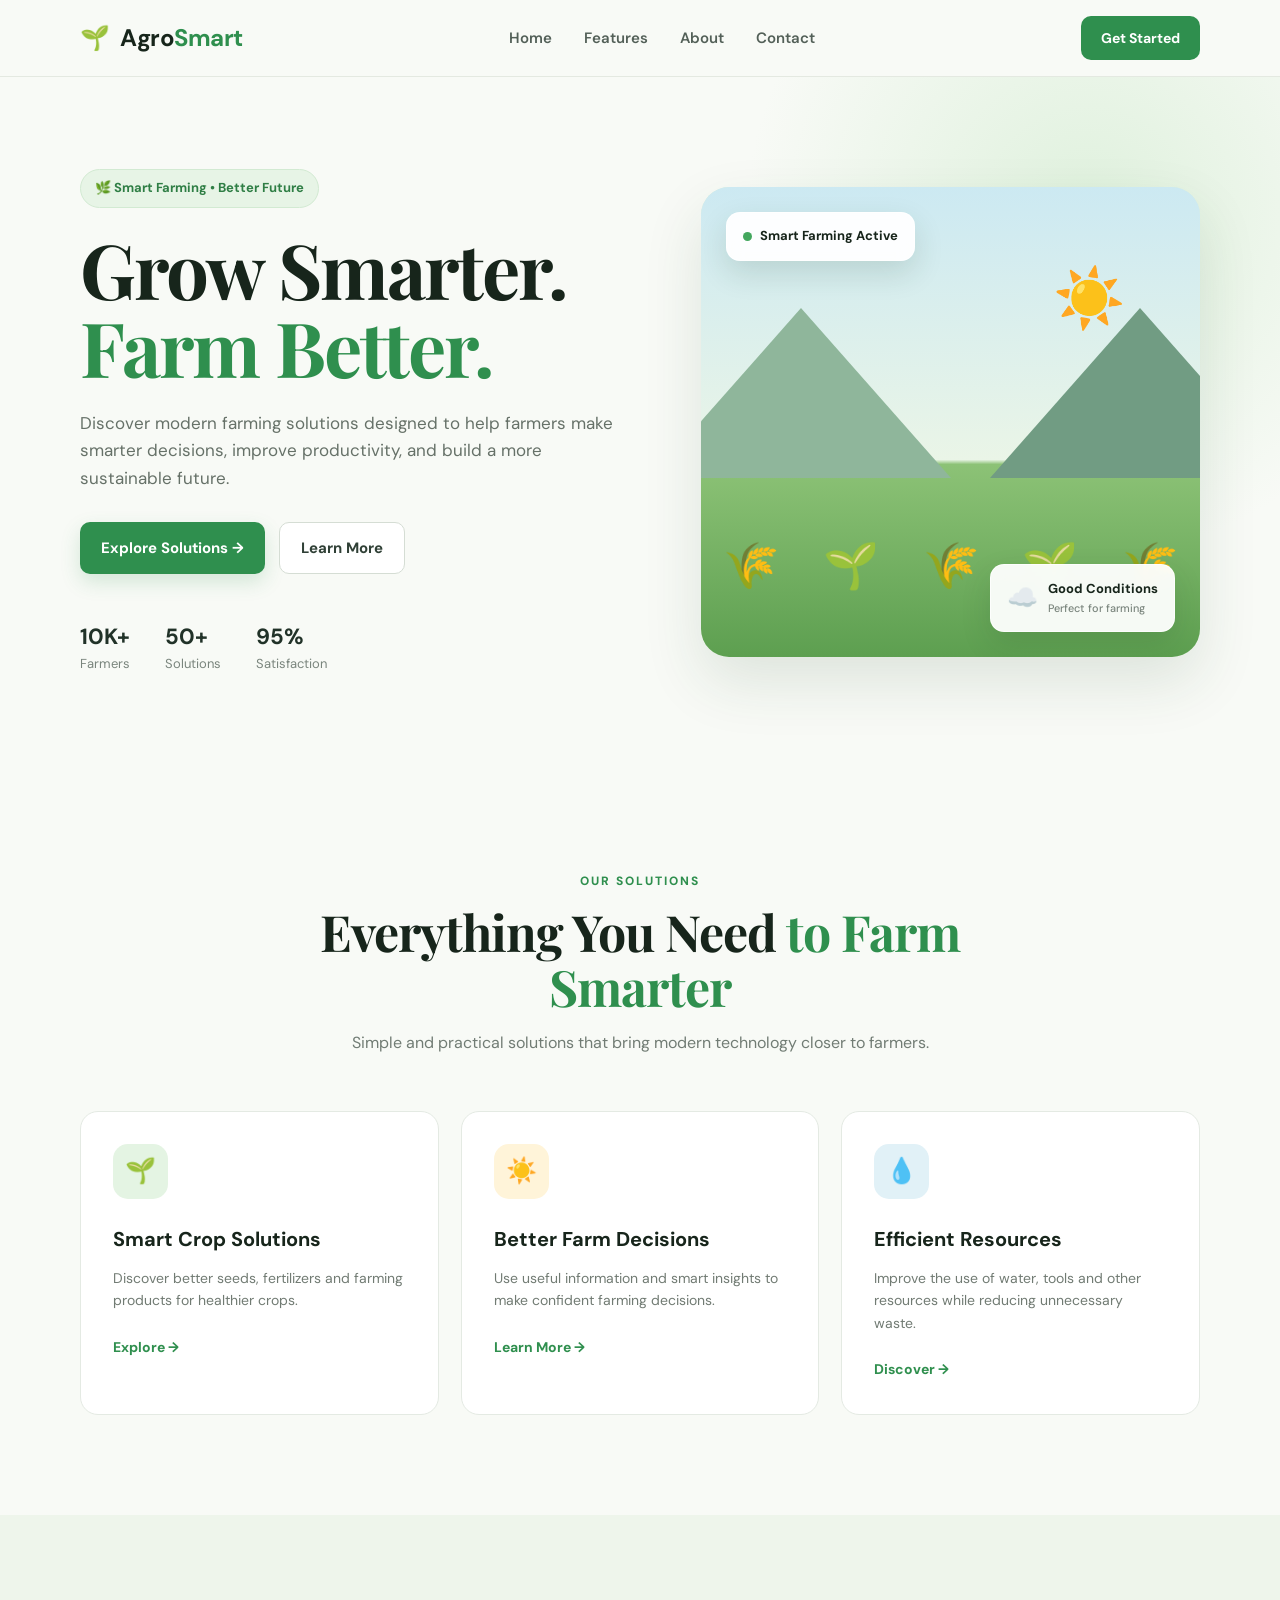
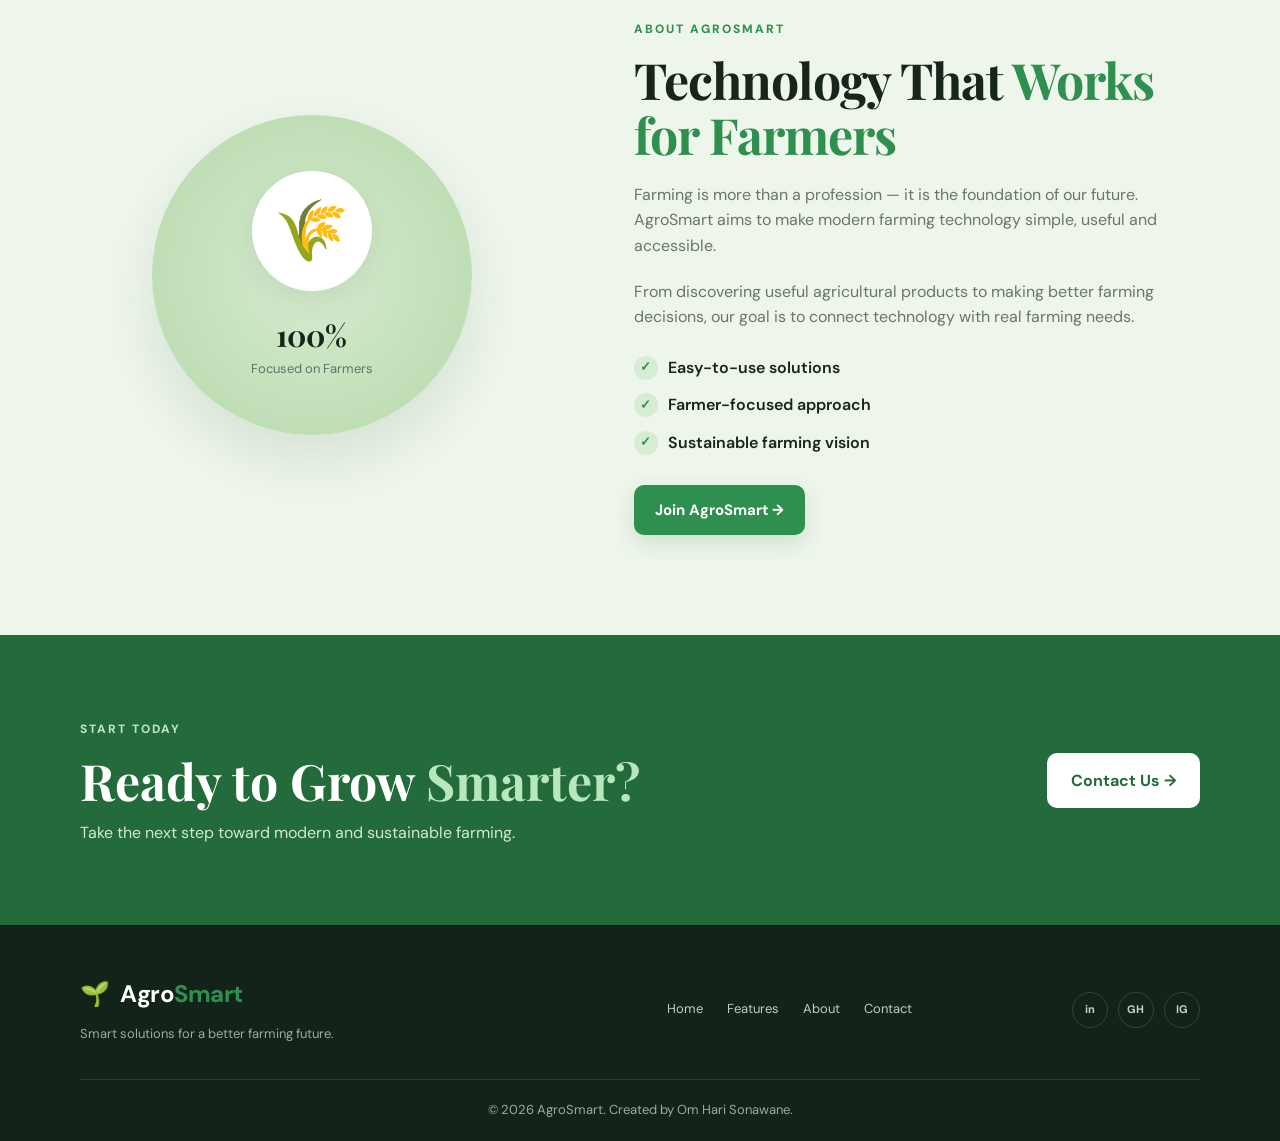
<file: WebDev-L1-LandingPage/index.html>
<!DOCTYPE html>
<html lang="en">
<head>
    <meta charset="UTF-8">
    <meta name="viewport" content="width=device-width, initial-scale=1.0">

    <title>AgroSmart - Smart Farming Solutions</title>

    <link rel="stylesheet" href="style.css">

    <link
        href="https://fonts.googleapis.com/css2?family=DM+Sans:wght@400;500;600;700&family=Playfair+Display:wght@600;700&display=swap"
        rel="stylesheet"
    >
</head>

<body>

    <!-- ================= NAVIGATION ================= -->
    <header class="navbar">
        <div class="container nav-container">

            <a href="#home" class="logo">
                <span class="logo-icon">🌱</span>
                Agro<span>Smart</span>
            </a>

            <nav>
                <a href="#home">Home</a>
                <a href="#features">Features</a>
                <a href="#about">About</a>
                <a href="#contact">Contact</a>
            </nav>

            <a href="#contact" class="nav-button">Get Started</a>

        </div>
    </header>


    <!-- ================= HERO SECTION ================= -->
    <main>

        <section class="hero" id="home">

            <div class="container hero-content">

                <div class="hero-text">

                    <div class="small-badge">
                        🌿 Smart Farming • Better Future
                    </div>

                    <h1>
                        Grow Smarter.
                        <span>Farm Better.</span>
                    </h1>

                    <p>
                        Discover modern farming solutions designed to help
                        farmers make smarter decisions, improve productivity,
                        and build a more sustainable future.
                    </p>

                    <div class="hero-buttons">
                        <a href="#features" class="primary-button">
                            Explore Solutions →
                        </a>

                        <a href="#about" class="secondary-button">
                            Learn More
                        </a>
                    </div>

                    <div class="hero-stats">
                        <div>
                            <strong>10K+</strong>
                            <span>Farmers</span>
                        </div>

                        <div>
                            <strong>50+</strong>
                            <span>Solutions</span>
                        </div>

                        <div>
                            <strong>95%</strong>
                            <span>Satisfaction</span>
                        </div>
                    </div>

                </div>


                <div class="hero-visual">

                    <div class="image-card">

                        <div class="floating-card top-card">
                            <span class="status-dot"></span>
                            Smart Farming Active
                        </div>

                        <div class="farm-illustration">
                            <div class="sun">☀️</div>

                            <div class="mountain mountain-one"></div>
                            <div class="mountain mountain-two"></div>

                            <div class="field">
                                <span>🌾</span>
                                <span>🌱</span>
                                <span>🌾</span>
                                <span>🌱</span>
                                <span>🌾</span>
                            </div>
                        </div>

                        <div class="floating-card bottom-card">
                            <span class="weather-icon">☁️</span>
                            <div>
                                <strong>Good Conditions</strong>
                                <small>Perfect for farming</small>
                            </div>
                        </div>

                    </div>

                </div>

            </div>

        </section>


        <!-- ================= FEATURES ================= -->
        <section class="features section" id="features">

            <div class="container">

                <div class="section-heading">

                    <span class="section-label">
                        OUR SOLUTIONS
                    </span>

                    <h2>
                        Everything You Need
                        <span>to Farm Smarter</span>
                    </h2>

                    <p>
                        Simple and practical solutions that bring modern
                        technology closer to farmers.
                    </p>

                </div>


                <div class="feature-grid">

                    <article class="feature-card">
                        <div class="feature-icon green">🌱</div>

                        <h3>Smart Crop Solutions</h3>

                        <p>
                            Discover better seeds, fertilizers and farming
                            products for healthier crops.
                        </p>

                        <a href="#contact">Explore →</a>
                    </article>


                    <article class="feature-card">
                        <div class="feature-icon yellow">☀️</div>

                        <h3>Better Farm Decisions</h3>

                        <p>
                            Use useful information and smart insights to make
                            confident farming decisions.
                        </p>

                        <a href="#contact">Learn More →</a>
                    </article>


                    <article class="feature-card">
                        <div class="feature-icon blue">💧</div>

                        <h3>Efficient Resources</h3>

                        <p>
                            Improve the use of water, tools and other resources
                            while reducing unnecessary waste.
                        </p>

                        <a href="#contact">Discover →</a>
                    </article>

                </div>

            </div>

        </section>


        <!-- ================= ABOUT SECTION ================= -->
        <section class="about section" id="about">

            <div class="container about-grid">

                <div class="about-visual">

                    <div class="about-box">

                        <div class="about-circle">
                            🌾
                        </div>

                        <div class="about-number">
                            <strong>100%</strong>
                            <span>Focused on Farmers</span>
                        </div>

                    </div>

                </div>


                <div class="about-content">

                    <span class="section-label">
                        ABOUT AGROSMART
                    </span>

                    <h2>
                        Technology That
                        <span>Works for Farmers</span>
                    </h2>

                    <p>
                        Farming is more than a profession — it is the foundation
                        of our future. AgroSmart aims to make modern farming
                        technology simple, useful and accessible.
                    </p>

                    <p>
                        From discovering useful agricultural products to making
                        better farming decisions, our goal is to connect
                        technology with real farming needs.
                    </p>

                    <div class="check-list">

                        <div>
                            <span>✓</span>
                            Easy-to-use solutions
                        </div>

                        <div>
                            <span>✓</span>
                            Farmer-focused approach
                        </div>

                        <div>
                            <span>✓</span>
                            Sustainable farming vision
                        </div>

                    </div>

                    <a href="#contact" class="primary-button">
                        Join AgroSmart →
                    </a>

                </div>

            </div>

        </section>


        <!-- ================= CTA SECTION ================= -->
        <section class="cta" id="contact">

            <div class="container cta-content">

                <div>
                    <span class="section-label light">
                        START TODAY
                    </span>

                    <h2>
                        Ready to Grow
                        <span>Smarter?</span>
                    </h2>

                    <p>
                        Take the next step toward modern and sustainable
                        farming.
                    </p>
                </div>

                <a href="mailto:hello@agrosmart.com" class="cta-button">
                    Contact Us →
                </a>

            </div>

        </section>

    </main>


    <!-- ================= FOOTER ================= -->
    <footer class="footer">

        <div class="container footer-content">

            <div>
                <a href="#home" class="logo footer-logo">
                    <span class="logo-icon">🌱</span>
                    Agro<span>Smart</span>
                </a>

                <p>
                    Smart solutions for a better farming future.
                </p>
            </div>


            <div class="footer-links">

                <a href="#home">Home</a>
                <a href="#features">Features</a>
                <a href="#about">About</a>
                <a href="#contact">Contact</a>

            </div>


            <div class="social-links">

                <a href="#" aria-label="LinkedIn">in</a>
                <a href="#" aria-label="GitHub">GH</a>
                <a href="#" aria-label="Instagram">IG</a>

            </div>

        </div>


        <div class="container copyright">

            <p>
                © 2026 AgroSmart. Created by Om Hari Sonawane.
            </p>

        </div>

    </footer>


</body>
</html>
</file>
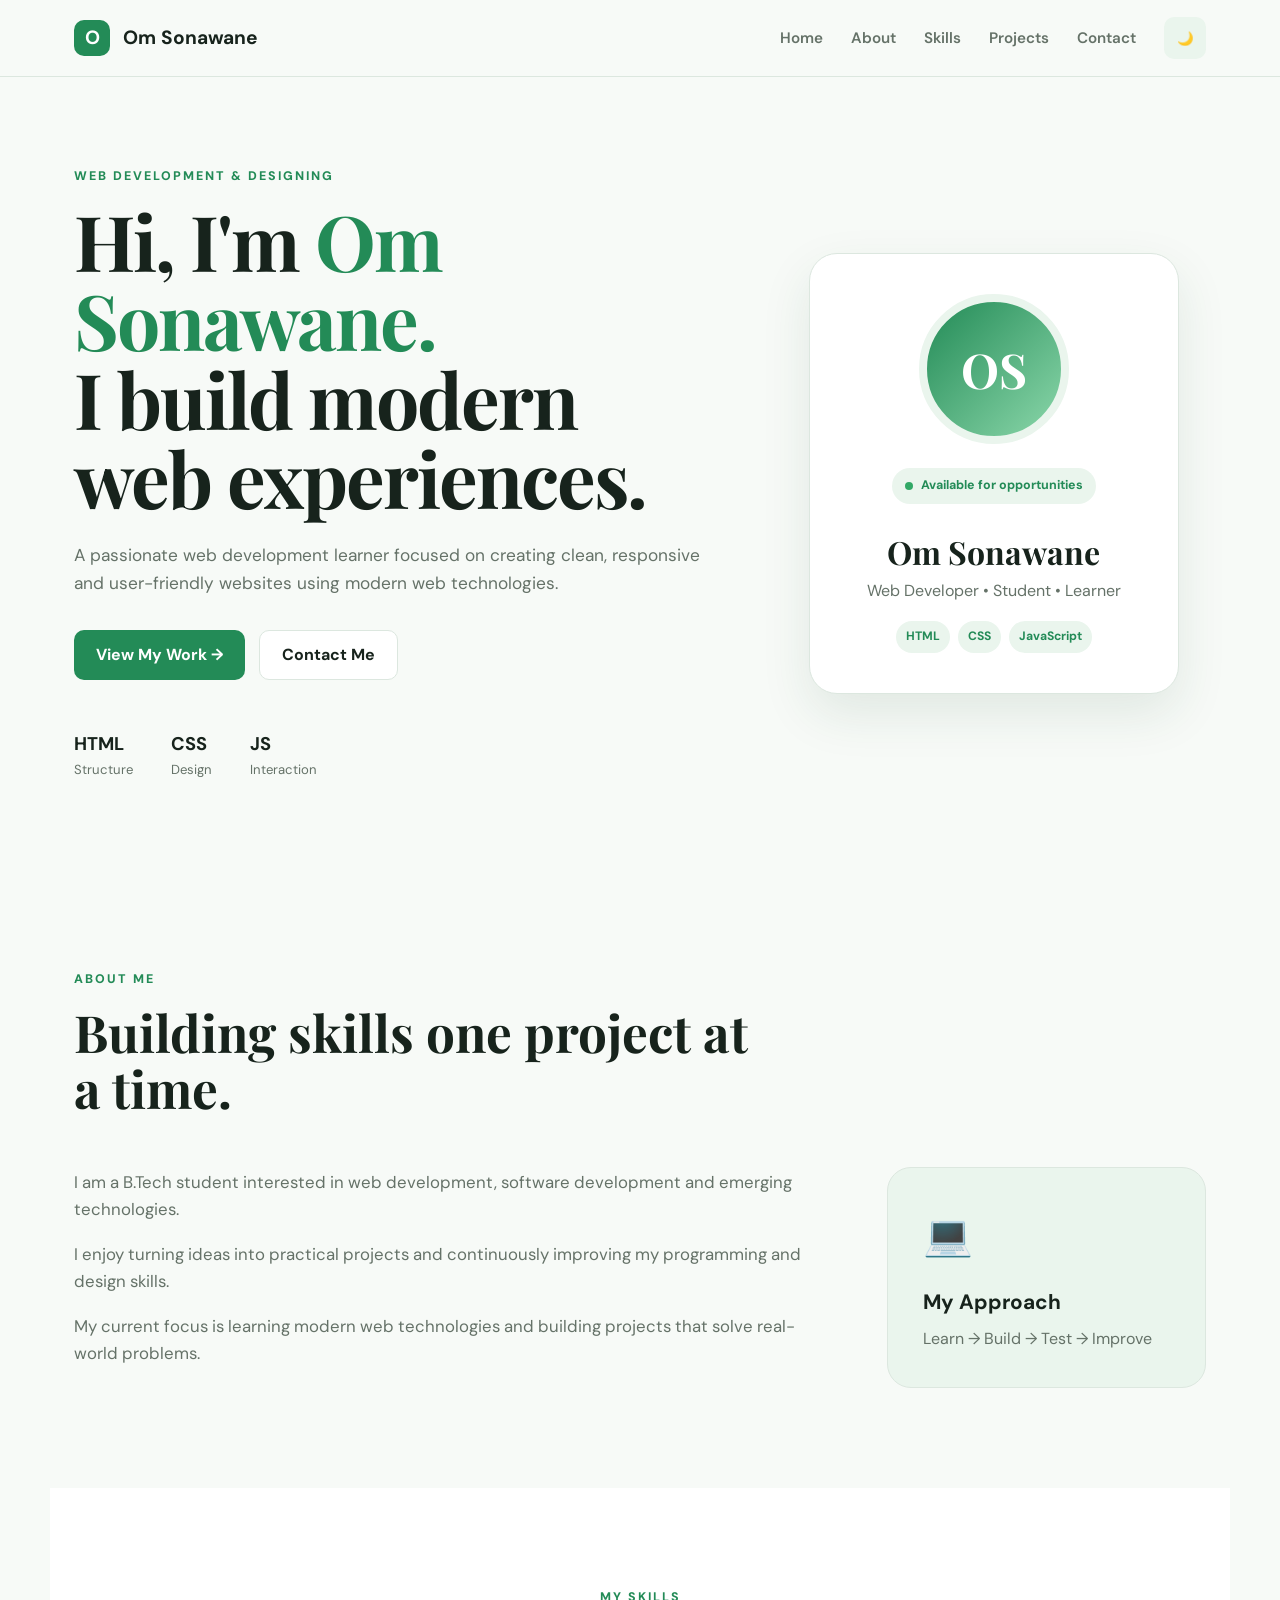
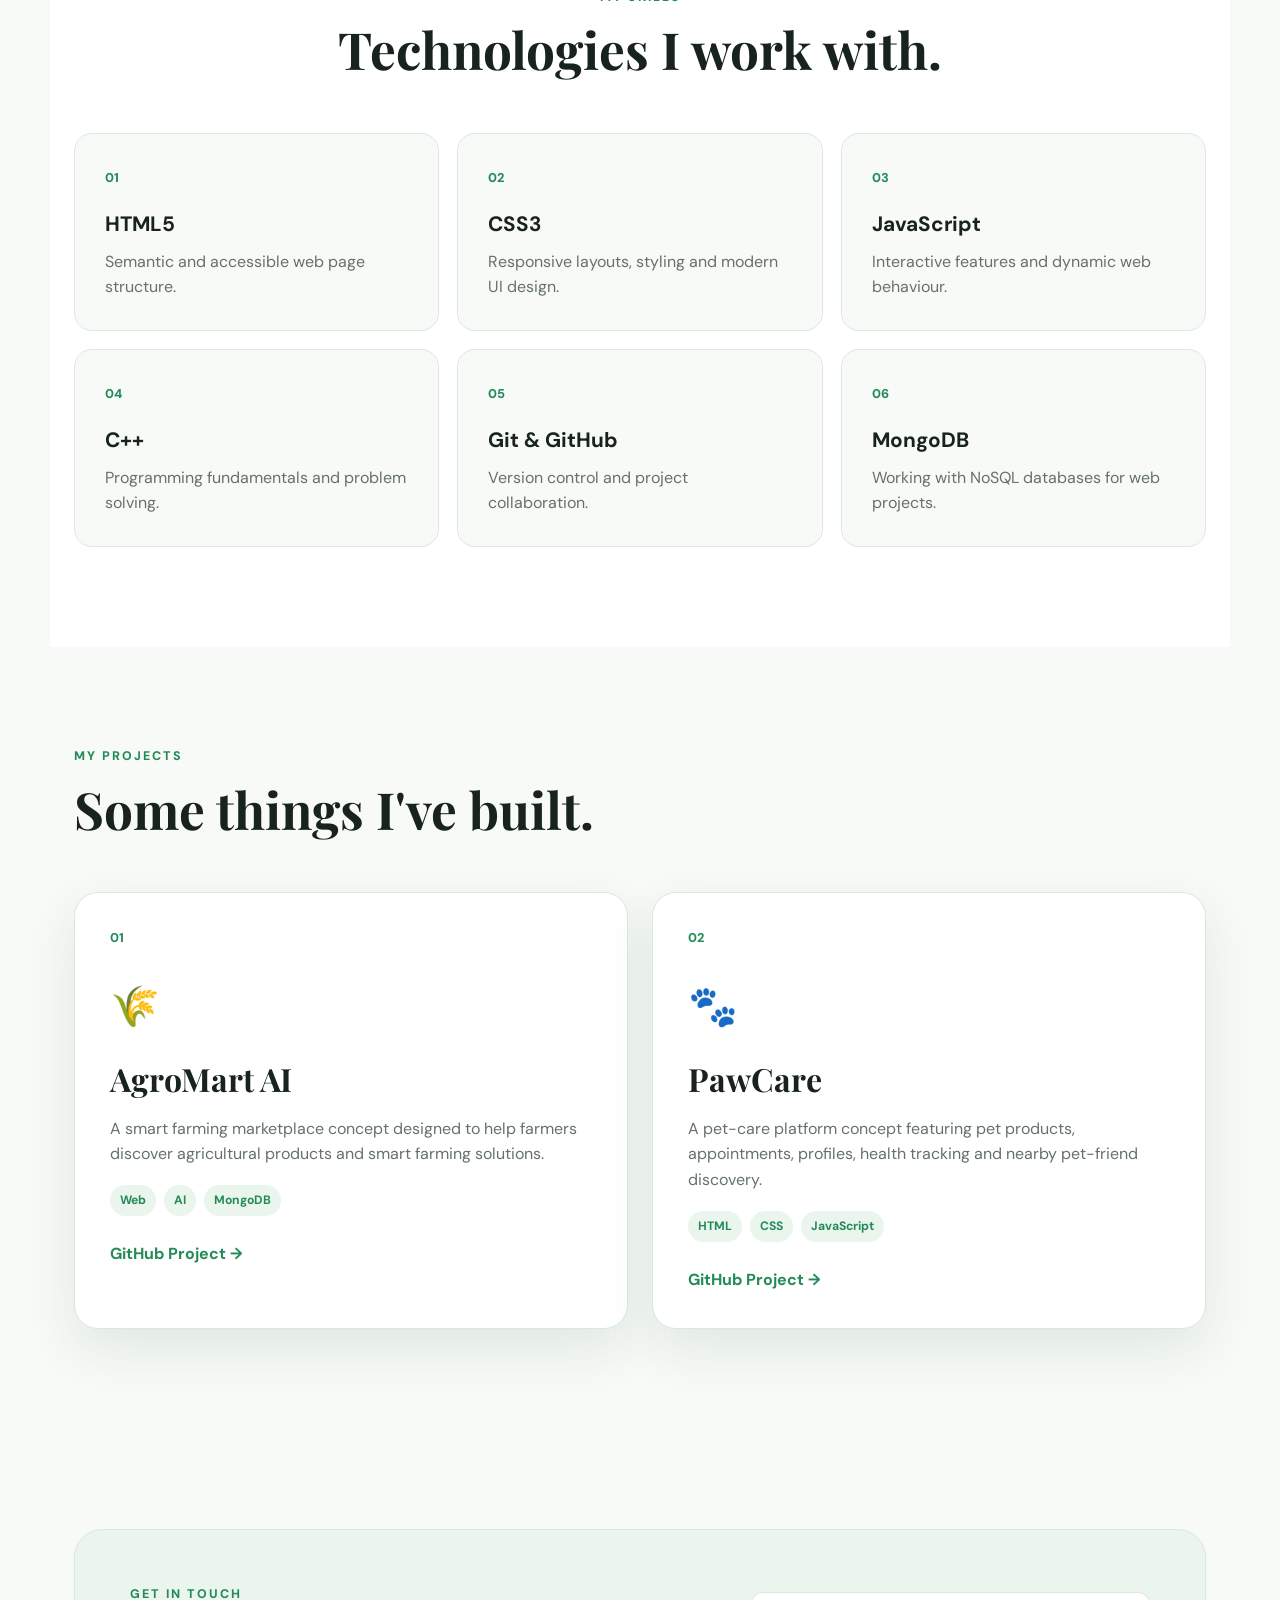
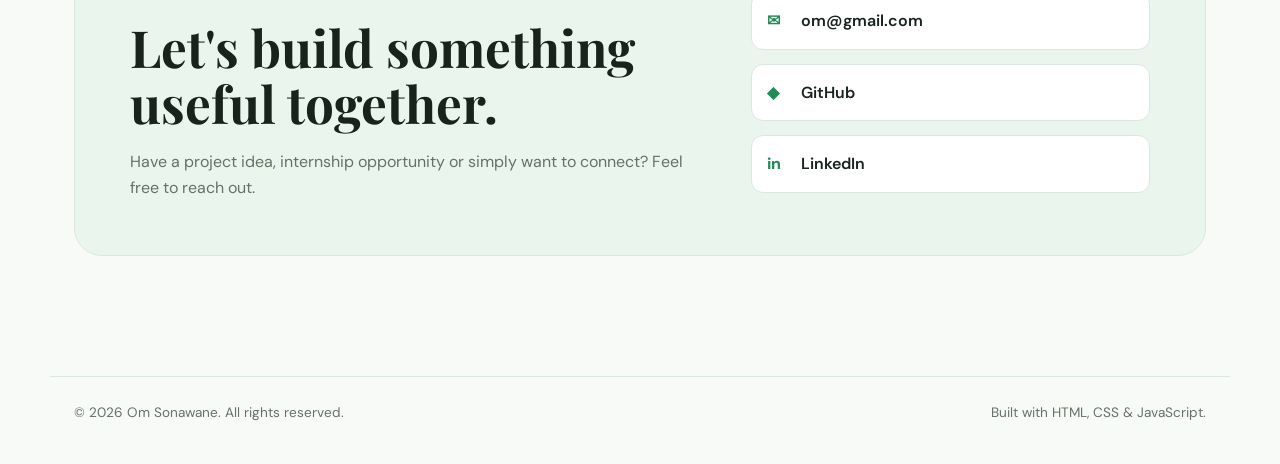
<file: WebDev-L1-Portfolio/index.html>
<!DOCTYPE html>
<html lang="en">
<head>
    <meta charset="UTF-8">
    <meta name="viewport" content="width=device-width, initial-scale=1.0">

    <title>Om Sonawane | Web Developer Portfolio</title>

    <link rel="preconnect" href="https://fonts.googleapis.com">
    <link rel="preconnect" href="https://fonts.gstatic.com" crossorigin>
    <link href="https://fonts.googleapis.com/css2?family=DM+Sans:wght@400;500;600;700&family=Playfair+Display:wght@600;700&display=swap" rel="stylesheet">

    <link rel="stylesheet" href="style.css">
</head>

<body>

    <!-- Navigation -->
    <header class="header">
        <nav class="navbar">

            <a href="#home" class="logo">
                <span>O</span> Om Sonawane
            </a>

            <button class="menu-toggle" id="menuToggle" aria-label="Open menu">
                ☰
            </button>

            <div class="nav-links" id="navLinks">
                <a href="#home">Home</a>
                <a href="#about">About</a>
                <a href="#skills">Skills</a>
                <a href="#projects">Projects</a>
                <a href="#contact">Contact</a>
            </div>

            <button class="theme-btn" id="themeToggle" aria-label="Toggle theme">
                🌙
            </button>

        </nav>
    </header>


    <main>

        <!-- Hero Section -->
        <section class="hero" id="home">

            <div class="hero-content">

                <p class="eyebrow">WEB DEVELOPMENT & DESIGNING</p>

                <h1>
                    Hi, I'm <span>Om Sonawane.</span>
                    <br>
                    I build modern web experiences.
                </h1>

                <p class="hero-text">
                    A passionate web development learner focused on creating
                    clean, responsive and user-friendly websites using modern
                    web technologies.
                </p>

                <div class="hero-buttons">
                    <a href="#projects" class="btn primary-btn">
                        View My Work →
                    </a>

                    <a href="#contact" class="btn secondary-btn">
                        Contact Me
                    </a>
                </div>

                <div class="hero-stats">
                    <div>
                        <strong>HTML</strong>
                        <span>Structure</span>
                    </div>

                    <div>
                        <strong>CSS</strong>
                        <span>Design</span>
                    </div>

                    <div>
                        <strong>JS</strong>
                        <span>Interaction</span>
                    </div>
                </div>

            </div>


            <!-- Profile Card / Avatar -->
            <div class="hero-visual">

                <div class="profile-card">

                    <div class="avatar">
                        OS
                    </div>

                    <div class="status">
                        <span></span>
                        Available for opportunities
                    </div>

                    <h2>Om Sonawane</h2>

                    <p>Web Developer • Student • Learner</p>

                    <div class="mini-tags">
                        <span>HTML</span>
                        <span>CSS</span>
                        <span>JavaScript</span>
                    </div>

                </div>

            </div>

        </section>


        <!-- About Section -->
        <section class="section about-section" id="about">

            <div class="section-heading">
                <p class="eyebrow">ABOUT ME</p>
                <h2>Building skills one project at a time.</h2>
            </div>

            <div class="about-grid">

                <div class="about-text">
                    <p>
                        I am a B.Tech student interested in web development,
                        software development and emerging technologies.
                    </p>

                    <p>
                        I enjoy turning ideas into practical projects and
                        continuously improving my programming and design skills.
                    </p>

                    <p>
                        My current focus is learning modern web technologies
                        and building projects that solve real-world problems.
                    </p>
                </div>

                <div class="about-box">
                    <div class="about-icon">💻</div>
                    <h3>My Approach</h3>
                    <p>
                        Learn → Build → Test → Improve
                    </p>
                </div>

            </div>

        </section>


        <!-- Skills Section -->
        <section class="section skills-section" id="skills">

            <div class="section-heading center">
                <p class="eyebrow">MY SKILLS</p>
                <h2>Technologies I work with.</h2>
            </div>

            <div class="skills-grid">

                <div class="skill-card">
                    <span>01</span>
                    <h3>HTML5</h3>
                    <p>Semantic and accessible web page structure.</p>
                </div>

                <div class="skill-card">
                    <span>02</span>
                    <h3>CSS3</h3>
                    <p>Responsive layouts, styling and modern UI design.</p>
                </div>

                <div class="skill-card">
                    <span>03</span>
                    <h3>JavaScript</h3>
                    <p>Interactive features and dynamic web behaviour.</p>
                </div>

                <div class="skill-card">
                    <span>04</span>
                    <h3>C++</h3>
                    <p>Programming fundamentals and problem solving.</p>
                </div>

                <div class="skill-card">
                    <span>05</span>
                    <h3>Git & GitHub</h3>
                    <p>Version control and project collaboration.</p>
                </div>

                <div class="skill-card">
                    <span>06</span>
                    <h3>MongoDB</h3>
                    <p>Working with NoSQL databases for web projects.</p>
                </div>

            </div>

        </section>


        <!-- Projects Section -->
        <section class="section projects-section" id="projects">

            <div class="section-heading">
                <p class="eyebrow">MY PROJECTS</p>
                <h2>Some things I've built.</h2>
            </div>

            <div class="projects-grid">

                <article class="project-card">

                    <div class="project-number">01</div>

                    <div class="project-icon">🌾</div>

                    <h3>AgroMart AI</h3>

                    <p>
                        A smart farming marketplace concept designed to help
                        farmers discover agricultural products and smart
                        farming solutions.
                    </p>

                    <div class="project-tech">
                        <span>Web</span>
                        <span>AI</span>
                        <span>MongoDB</span>
                    </div>

                    <a href="#" class="project-link">
                        GitHub Project →
                    </a>

                </article>


                <article class="project-card">

                    <div class="project-number">02</div>

                    <div class="project-icon">🐾</div>

                    <h3>PawCare</h3>

                    <p>
                        A pet-care platform concept featuring pet products,
                        appointments, profiles, health tracking and nearby
                        pet-friend discovery.
                    </p>

                    <div class="project-tech">
                        <span>HTML</span>
                        <span>CSS</span>
                        <span>JavaScript</span>
                    </div>

                    <a href="#" class="project-link">
                        GitHub Project →
                    </a>

                </article>

            </div>

        </section>


        <!-- Contact Section -->
        <section class="section contact-section" id="contact">

            <div class="contact-card">

                <div>
                    <p class="eyebrow">GET IN TOUCH</p>

                    <h2>Let's build something useful together.</h2>

                    <p>
                        Have a project idea, internship opportunity or simply
                        want to connect? Feel free to reach out.
                    </p>
                </div>

                <div class="contact-details">

                    <a href="mailto:om@gmail.com">
                        <span>✉</span>
                        om@gmail.com
                    </a>

                    <a href="https://github.com/omsonawane0250" target="_blank">
                        <span>◆</span>
                        GitHub
                    </a>

                    <a href="#" target="_blank">
                        <span>in</span>
                        LinkedIn
                    </a>

                </div>

            </div>

        </section>

    </main>


    <!-- Footer -->
    <footer class="footer">

        <p>
            © <span id="year"></span> Om Sonawane. All rights reserved.
        </p>

        <p>
            Built with HTML, CSS & JavaScript.
        </p>

    </footer>


    <script src="script.js"></script>

</body>
</html>
</file>
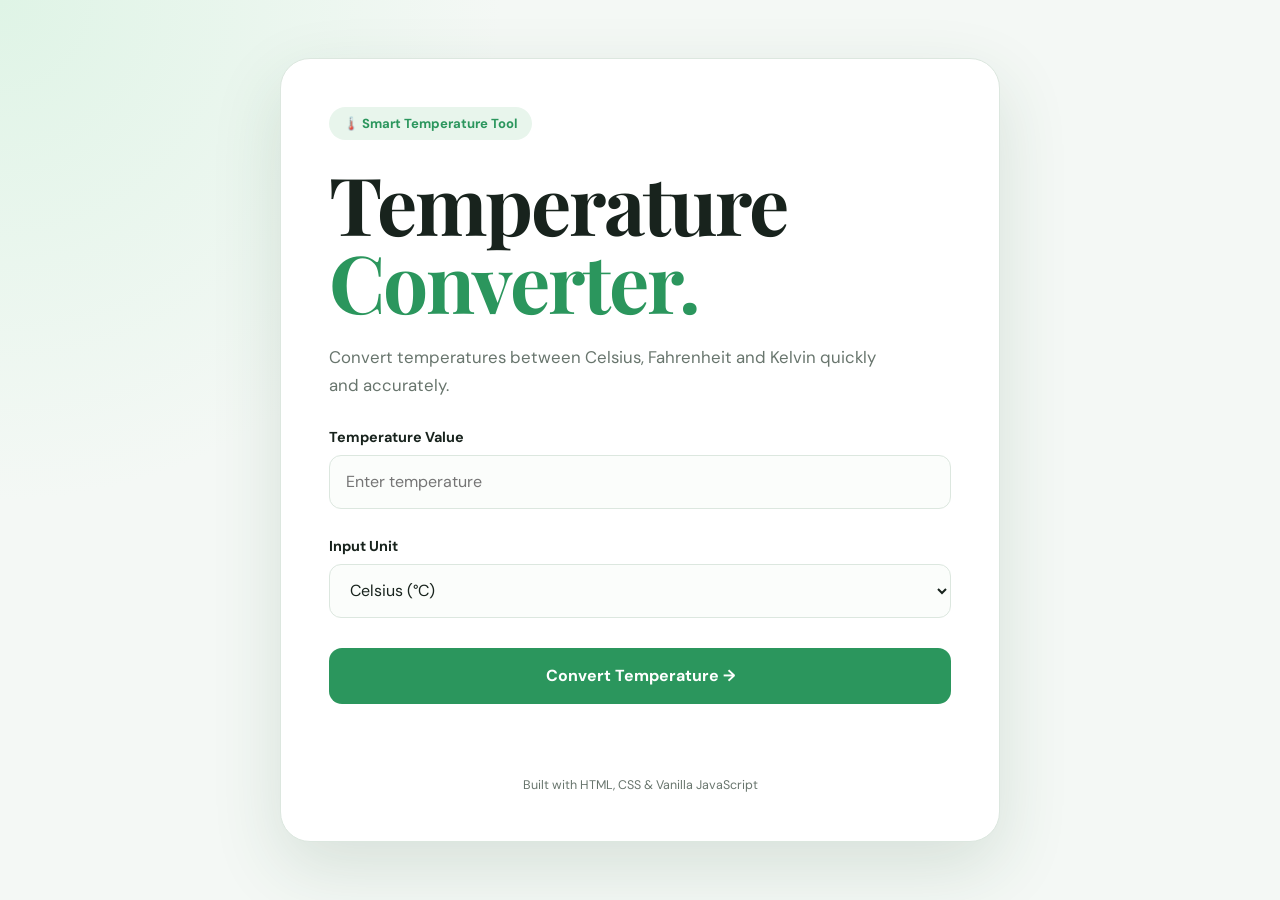
<file: WebDev-L1-TemperatureConverter/index.html>
<!DOCTYPE html>
<html lang="en">
<head>
    <meta charset="UTF-8">
    <meta name="viewport" content="width=device-width, initial-scale=1.0">

    <title>Temperature Converter | Om Sonawane</title>

    <link rel="preconnect" href="https://fonts.googleapis.com">
    <link rel="preconnect" href="https://fonts.gstatic.com" crossorigin>

    <link
        href="https://fonts.googleapis.com/css2?family=DM+Sans:wght@400;500;600;700&family=Playfair+Display:wght@600;700&display=swap"
        rel="stylesheet"
    >

    <link rel="stylesheet" href="style.css">
</head>

<body>

    <main class="page">

        <section class="converter-card">

            <div class="badge">
                🌡️ Smart Temperature Tool
            </div>

            <h1>
                Temperature<br>
                <span>Converter.</span>
            </h1>

            <p class="intro">
                Convert temperatures between Celsius, Fahrenheit and
                Kelvin quickly and accurately.
            </p>


            <!-- Input Section -->

            <div class="form-group">

                <label for="temperature">
                    Temperature Value
                </label>

                <input
                    type="number"
                    id="temperature"
                    placeholder="Enter temperature"
                    step="any"
                >

            </div>


            <div class="form-group">

                <label for="unit">
                    Input Unit
                </label>

                <select id="unit">

                    <option value="celsius">
                        Celsius (°C)
                    </option>

                    <option value="fahrenheit">
                        Fahrenheit (°F)
                    </option>

                    <option value="kelvin">
                        Kelvin (K)
                    </option>

                </select>

            </div>


            <!-- Convert Button -->

            <button id="convertBtn" class="convert-btn">
                Convert Temperature →
            </button>


            <!-- Error Message -->

            <p id="errorMessage" class="error-message"></p>


            <!-- Results -->

            <section id="results" class="results hidden">

                <h2>Converted Results</h2>

                <div class="result-grid">

                    <div class="result-card">
                        <span class="result-label">
                            Celsius
                        </span>

                        <strong id="celsiusResult">
                            —
                        </strong>
                    </div>


                    <div class="result-card">
                        <span class="result-label">
                            Fahrenheit
                        </span>

                        <strong id="fahrenheitResult">
                            —
                        </strong>
                    </div>


                    <div class="result-card">
                        <span class="result-label">
                            Kelvin
                        </span>

                        <strong id="kelvinResult">
                            —
                        </strong>
                    </div>

                </div>

            </section>


            <p class="footer-note">
                Built with HTML, CSS & Vanilla JavaScript
            </p>

        </section>

    </main>


    <script src="script.js"></script>

</body>
</html>
</file>
<file: WebDev-L1-LandingPage/style.css>
/* =========================
   GLOBAL STYLES
========================= */

* {
    margin: 0;
    padding: 0;
    box-sizing: border-box;
}

html {
    scroll-behavior: smooth;
}

body {
    font-family: "DM Sans", sans-serif;
    background: #f8faf6;
    color: #17251b;
    line-height: 1.6;
}

a {
    text-decoration: none;
    color: inherit;
}

img {
    max-width: 100%;
    display: block;
}

.container {
    width: min(1120px, 92%);
    margin: 0 auto;
}


/* =========================
   NAVBAR
========================= */

.navbar {
    position: sticky;
    top: 0;
    z-index: 1000;

    background: rgba(248, 250, 246, 0.94);
    backdrop-filter: blur(12px);

    border-bottom: 1px solid #e4e9e1;
}

.nav-container {
    min-height: 76px;

    display: flex;
    align-items: center;
    justify-content: space-between;

    gap: 30px;
}

.logo {
    font-size: 24px;
    font-weight: 700;
    letter-spacing: -0.5px;
}

.logo span:last-child {
    color: #2f8f4e;
}

.logo-icon {
    margin-right: 5px;
}

.navbar nav {
    display: flex;
    align-items: center;
    gap: 32px;
}

.navbar nav a {
    color: #536058;
    font-size: 15px;
    font-weight: 600;

    transition: color 0.3s ease;
}

.navbar nav a:hover {
    color: #2f8f4e;
}

.nav-button {
    padding: 11px 20px;

    background: #2f8f4e;
    color: white;

    border-radius: 10px;

    font-size: 14px;
    font-weight: 700;

    transition: transform 0.3s ease,
                background 0.3s ease;
}

.nav-button:hover {
    background: #24733e;
    transform: translateY(-2px);
}


/* =========================
   HERO
========================= */

.hero {
    min-height: 690px;

    display: flex;
    align-items: center;

    padding: 80px 0;

    background:
        radial-gradient(circle at 85% 20%, #dff1dd 0, transparent 28%),
        #f8faf6;
}

.hero-content {
    display: grid;
    grid-template-columns: 1.05fr 0.95fr;

    align-items: center;

    gap: 70px;
}

.small-badge {
    display: inline-block;

    padding: 8px 14px;

    margin-bottom: 22px;

    background: #e7f4e6;
    color: #2f7e45;

    border: 1px solid #d2ead2;

    border-radius: 50px;

    font-size: 13px;
    font-weight: 700;
}

.hero h1 {
    max-width: 620px;

    font-family: "Playfair Display", serif;

    font-size: clamp(48px, 6vw, 76px);
    line-height: 1.02;

    letter-spacing: -2px;
}

.hero h1 span {
    display: block;
    color: #2f8f4e;
}

.hero-text > p {
    max-width: 570px;

    margin: 25px 0 30px;

    color: #667168;

    font-size: 17px;
}

.hero-buttons {
    display: flex;
    flex-wrap: wrap;
    gap: 14px;
}

.primary-button,
.secondary-button {
    display: inline-flex;

    align-items: center;
    justify-content: center;

    padding: 13px 21px;

    border-radius: 10px;

    font-size: 15px;
    font-weight: 700;

    transition: all 0.3s ease;
}

.primary-button {
    background: #2f8f4e;
    color: white;

    box-shadow: 0 8px 20px rgba(47, 143, 78, 0.18);
}

.primary-button:hover {
    background: #24733e;
    transform: translateY(-2px);
}

.secondary-button {
    border: 1px solid #d5ddd4;
    background: white;
    color: #304036;
}

.secondary-button:hover {
    border-color: #2f8f4e;
    color: #2f8f4e;
}

.hero-stats {
    display: flex;
    gap: 35px;

    margin-top: 45px;
}

.hero-stats div {
    display: flex;
    flex-direction: column;
}

.hero-stats strong {
    font-size: 22px;
    color: #213228;
}

.hero-stats span {
    color: #7a857d;
    font-size: 13px;
}


/* =========================
   HERO VISUAL
========================= */

.image-card {
    position: relative;

    min-height: 470px;

    overflow: hidden;

    border-radius: 28px;

    background: #dcefd7;

    box-shadow: 0 25px 60px rgba(31, 73, 39, 0.12);
}

.farm-illustration {
    position: absolute;
    inset: 0;

    overflow: hidden;

    background:
        linear-gradient(
            180deg,
            #cce9f2 0%,
            #eaf5e7 58%,
            #8cc276 59%,
            #5d9f50 100%
        );
}

.sun {
    position: absolute;

    top: 65px;
    right: 75px;

    font-size: 58px;
}

.mountain {
    position: absolute;

    bottom: 38%;

    width: 0;
    height: 0;

    border-left: 150px solid transparent;
    border-right: 150px solid transparent;
    border-bottom: 170px solid #8fb69b;
}

.mountain-one {
    left: -50px;
}

.mountain-two {
    right: -90px;

    border-bottom-color: #719c83;
}

.field {
    position: absolute;

    bottom: 55px;
    left: 0;

    width: 100%;

    display: flex;
    justify-content: space-around;

    font-size: 45px;
}

.floating-card {
    position: absolute;

    z-index: 3;

    display: flex;
    align-items: center;

    padding: 13px 16px;

    background: rgba(255, 255, 255, 0.94);

    border: 1px solid rgba(255, 255, 255, 0.8);

    border-radius: 14px;

    box-shadow: 0 12px 30px rgba(29, 61, 34, 0.14);

    backdrop-filter: blur(8px);

    font-size: 13px;
    font-weight: 700;
}

.top-card {
    top: 25px;
    left: 25px;
}

.bottom-card {
    right: 25px;
    bottom: 25px;

    gap: 10px;
}

.status-dot {
    width: 9px;
    height: 9px;

    margin-right: 8px;

    border-radius: 50%;

    background: #43a75e;
}

.weather-icon {
    font-size: 25px;
}

.bottom-card div {
    display: flex;
    flex-direction: column;
}

.bottom-card small {
    color: #7a857d;
    font-weight: 500;
}


/* =========================
   SECTIONS
========================= */

.section {
    padding: 100px 0;
}

.section-heading {
    max-width: 650px;
    margin: 0 auto 55px;

    text-align: center;
}

.section-label {
    display: inline-block;

    margin-bottom: 13px;

    color: #2f8f4e;

    font-size: 12px;
    font-weight: 800;

    letter-spacing: 2px;
}

.section-heading h2,
.about-content h2 {
    font-family: "Playfair Display", serif;

    font-size: clamp(34px, 4vw, 50px);
    line-height: 1.1;

    letter-spacing: -1px;
}

.section-heading h2 span,
.about-content h2 span {
    color: #2f8f4e;
}

.section-heading p {
    margin-top: 16px;

    color: #717c74;
}


/* =========================
   FEATURE CARDS
========================= */

.feature-grid {
    display: grid;

    grid-template-columns: repeat(3, 1fr);

    gap: 22px;
}

.feature-card {
    padding: 32px;

    background: white;

    border: 1px solid #e4eae3;

    border-radius: 18px;

    transition: transform 0.3s ease,
                box-shadow 0.3s ease;
}

.feature-card:hover {
    transform: translateY(-7px);

    box-shadow: 0 18px 40px rgba(38, 75, 43, 0.09);
}

.feature-icon {
    width: 55px;
    height: 55px;

    display: flex;
    align-items: center;
    justify-content: center;

    margin-bottom: 24px;

    border-radius: 15px;

    font-size: 25px;
}

.feature-icon.green {
    background: #e4f4e3;
}

.feature-icon.yellow {
    background: #fff4d9;
}

.feature-icon.blue {
    background: #e1f1f7;
}

.feature-card h3 {
    margin-bottom: 12px;

    font-size: 20px;
}

.feature-card p {
    margin-bottom: 22px;

    color: #717b73;

    font-size: 14px;
}

.feature-card a {
    color: #2f8f4e;

    font-size: 14px;
    font-weight: 700;
}


/* =========================
   ABOUT
========================= */

.about {
    background: #eef5eb;
}

.about-grid {
    display: grid;

    grid-template-columns: 0.9fr 1.1fr;

    align-items: center;

    gap: 90px;
}

.about-visual {
    min-height: 430px;

    display: flex;
    align-items: center;
    justify-content: center;
}

.about-box {
    position: relative;

    width: 320px;
    height: 320px;

    display: flex;
    flex-direction: column;
    align-items: center;
    justify-content: center;

    border-radius: 50%;

    background:
        radial-gradient(circle, #d7ecd0 0%, #b4d8aa 100%);

    box-shadow: 0 25px 50px rgba(52, 100, 56, 0.12);
}

.about-circle {
    width: 120px;
    height: 120px;

    display: flex;
    align-items: center;
    justify-content: center;

    margin-bottom: 20px;

    border-radius: 50%;

    background: white;

    font-size: 60px;

    box-shadow: 0 10px 25px rgba(47, 83, 48, 0.1);
}

.about-number {
    display: flex;
    flex-direction: column;

    text-align: center;
}

.about-number strong {
    font-family: "Playfair Display", serif;

    font-size: 30px;
}

.about-number span {
    color: #657166;

    font-size: 13px;
}

.about-content > p {
    max-width: 590px;

    margin: 20px 0;

    color: #69756d;
}

.check-list {
    display: grid;

    gap: 12px;

    margin: 25px 0 30px;
}

.check-list div {
    display: flex;
    align-items: center;

    gap: 10px;

    font-weight: 600;
}

.check-list span {
    width: 24px;
    height: 24px;

    display: flex;
    align-items: center;
    justify-content: center;

    border-radius: 50%;

    background: #d7ecd5;
    color: #2f8f4e;

    font-size: 13px;
}


/* =========================
   CTA
========================= */

.cta {
    padding: 80px 0;

    background: #246b3b;

    color: white;
}

.cta-content {
    display: flex;

    align-items: center;
    justify-content: space-between;

    gap: 30px;
}

.section-label.light {
    color: #bce5bf;
}

.cta h2 {
    font-family: "Playfair Display", serif;

    font-size: clamp(34px, 4vw, 50px);
    line-height: 1.1;
}

.cta h2 span {
    color: #b9e7bd;
}

.cta p {
    margin-top: 12px;

    color: #d2e8d5;
}

.cta-button {
    padding: 15px 24px;

    background: white;
    color: #246b3b;

    border-radius: 10px;

    font-weight: 700;

    white-space: nowrap;

    transition: transform 0.3s ease;
}

.cta-button:hover {
    transform: translateY(-3px);
}


/* =========================
   FOOTER
========================= */

.footer {
    background: #14231a;

    color: white;

    padding: 50px 0 20px;
}

.footer-content {
    display: grid;

    grid-template-columns: 1.5fr 1fr auto;

    align-items: center;

    gap: 40px;
}

.footer-logo {
    display: inline-block;
    margin-bottom: 10px;
}

.footer p {
    color: #9da9a0;

    font-size: 13px;
}

.footer-links {
    display: flex;
    gap: 24px;
}

.footer-links a {
    color: #c2cbc5;

    font-size: 13px;

    transition: color 0.3s ease;
}

.footer-links a:hover {
    color: white;
}

.social-links {
    display: flex;
    gap: 10px;
}

.social-links a {
    width: 36px;
    height: 36px;

    display: flex;
    align-items: center;
    justify-content: center;

    border: 1px solid #34443a;
    border-radius: 50%;

    color: #c8d1ca;

    font-size: 11px;
    font-weight: 700;
}

.copyright {
    margin-top: 35px;
    padding-top: 20px;

    border-top: 1px solid #29392f;

    text-align: center;
}


/* =========================
   RESPONSIVE DESIGN
========================= */

@media (max-width: 900px) {

    .navbar nav {
        gap: 18px;
    }

    .nav-button {
        display: none;
    }

    .hero-content {
        grid-template-columns: 1fr;

        gap: 50px;
    }

    .hero {
        padding: 70px 0;
    }

    .hero-text {
        text-align: center;
    }

    .hero-text > p {
        margin-left: auto;
        margin-right: auto;
    }

    .hero-buttons,
    .hero-stats {
        justify-content: center;
    }

    .feature-grid {
        grid-template-columns: 1fr 1fr;
    }

    .about-grid {
        grid-template-columns: 1fr;

        gap: 40px;
    }

    .about-content {
        text-align: center;
    }

    .about-content > p {
        margin-left: auto;
        margin-right: auto;
    }

    .check-list {
        justify-items: center;
    }

    .cta-content {
        flex-direction: column;

        text-align: center;
    }

    .footer-content {
        grid-template-columns: 1fr;

        text-align: center;
    }

    .footer-links,
    .social-links {
        justify-content: center;
    }
}


@media (max-width: 600px) {

    .nav-container {
        min-height: 68px;
    }

    .logo {
        font-size: 21px;
    }

    .navbar nav {
        gap: 12px;
    }

    .navbar nav a {
        font-size: 12px;
    }

    .hero {
        padding: 55px 0;
    }

    .hero h1 {
        font-size: 46px;
    }

    .hero-text > p {
        font-size: 15px;
    }

    .hero-stats {
        gap: 20px;
    }

    .image-card {
        min-height: 350px;

        border-radius: 22px;
    }

    .sun {
        top: 40px;
        right: 40px;

        font-size: 42px;
    }

    .field {
        bottom: 35px;

        font-size: 32px;
    }

    .floating-card {
        font-size: 11px;
    }

    .section {
        padding: 70px 0;
    }

    .feature-grid {
        grid-template-columns: 1fr;
    }

    .feature-card {
        padding: 26px;
    }

    .about-box {
        width: 260px;
        height: 260px;
    }

    .about-circle {
        width: 95px;
        height: 95px;

        font-size: 45px;
    }

    .footer-links {
        flex-wrap: wrap;
    }
}


@media (max-width: 420px) {

    .navbar nav a:nth-child(3),
    .navbar nav a:nth-child(4) {
        display: none;
    }

    .hero h1 {
        font-size: 40px;
    }

    .hero-buttons {
        flex-direction: column;
    }

    .primary-button,
    .secondary-button {
        width: 100%;
    }

    .hero-stats {
        gap: 15px;
    }
}
</file>
<file: WebDev-L1-Portfolio/style.css>
* {
    margin: 0;
    padding: 0;
    box-sizing: border-box;
}

html {
    scroll-behavior: smooth;
}

:root {
    --bg: #f7faf7;
    --surface: #ffffff;
    --text: #17231c;
    --muted: #657268;
    --primary: #238b57;
    --primary-dark: #17683f;
    --border: #dce7df;
    --soft: #eaf5ed;
    --shadow: 0 20px 50px rgba(30, 80, 50, 0.10);
}

body.dark {
    --bg: #101712;
    --surface: #172119;
    --text: #f1f7f3;
    --muted: #aebbb2;
    --primary: #48b878;
    --primary-dark: #73d39a;
    --border: #2a3a30;
    --soft: #1c3024;
    --shadow: 0 20px 50px rgba(0, 0, 0, 0.25);
}

body {
    font-family: "DM Sans", sans-serif;
    background: var(--bg);
    color: var(--text);
    line-height: 1.6;
    transition: background 0.3s ease, color 0.3s ease;
}

a {
    color: inherit;
    text-decoration: none;
}

.header {
    position: sticky;
    top: 0;
    z-index: 1000;
    background: rgba(247, 250, 247, 0.92);
    border-bottom: 1px solid var(--border);
    backdrop-filter: blur(12px);
}

body.dark .header {
    background: rgba(16, 23, 18, 0.92);
}

.navbar {
    max-width: 1180px;
    margin: auto;
    min-height: 76px;
    padding: 0 24px;
    display: flex;
    align-items: center;
    gap: 28px;
}

.logo {
    font-size: 1.2rem;
    font-weight: 700;
    margin-right: auto;
}

.logo span {
    display: inline-grid;
    place-items: center;
    width: 36px;
    height: 36px;
    margin-right: 8px;
    border-radius: 10px;
    background: var(--primary);
    color: white;
}

.nav-links {
    display: flex;
    align-items: center;
    gap: 28px;
}

.nav-links a {
    color: var(--muted);
    font-size: 0.95rem;
    font-weight: 600;
    transition: color 0.2s ease;
}

.nav-links a:hover {
    color: var(--primary);
}

.theme-btn,
.menu-toggle {
    border: 0;
    cursor: pointer;
    background: var(--soft);
    color: var(--text);
    border-radius: 10px;
}

.theme-btn {
    width: 42px;
    height: 42px;
}

.menu-toggle {
    display: none;
    font-size: 1.3rem;
    width: 42px;
    height: 42px;
}

.hero {
    max-width: 1180px;
    margin: auto;
    min-height: 680px;
    padding: 90px 24px;
    display: grid;
    grid-template-columns: 1.2fr 0.8fr;
    align-items: center;
    gap: 70px;
}

.eyebrow {
    color: var(--primary);
    font-size: 0.78rem;
    font-weight: 800;
    letter-spacing: 2px;
    margin-bottom: 14px;
}

.hero h1 {
    max-width: 720px;
    font-family: "Playfair Display", serif;
    font-size: clamp(3rem, 6vw, 5.2rem);
    line-height: 1.03;
    letter-spacing: -2px;
}

.hero h1 span {
    color: var(--primary);
}

.hero-text {
    max-width: 650px;
    margin-top: 25px;
    color: var(--muted);
    font-size: 1.08rem;
}

.hero-buttons {
    display: flex;
    gap: 14px;
    margin-top: 32px;
    flex-wrap: wrap;
}

.btn {
    display: inline-flex;
    align-items: center;
    justify-content: center;
    min-height: 50px;
    padding: 0 22px;
    border-radius: 10px;
    font-weight: 700;
    transition: transform 0.2s ease, background 0.2s ease;
}

.btn:hover {
    transform: translateY(-2px);
}

.primary-btn {
    background: var(--primary);
    color: white;
}

.primary-btn:hover {
    background: var(--primary-dark);
}

.secondary-btn {
    border: 1px solid var(--border);
    background: var(--surface);
}

.hero-stats {
    display: flex;
    gap: 38px;
    margin-top: 50px;
}

.hero-stats div {
    display: flex;
    flex-direction: column;
}

.hero-stats strong {
    font-size: 1.15rem;
}

.hero-stats span {
    color: var(--muted);
    font-size: 0.82rem;
}

.hero-visual {
    display: flex;
    justify-content: center;
}

.profile-card {
    width: min(100%, 370px);
    padding: 40px 30px;
    text-align: center;
    background: var(--surface);
    border: 1px solid var(--border);
    border-radius: 28px;
    box-shadow: var(--shadow);
}

.avatar {
    width: 150px;
    height: 150px;
    margin: auto;
    display: grid;
    place-items: center;
    border-radius: 50%;
    background: linear-gradient(135deg, var(--primary), #8bd7aa);
    color: white;
    font-family: "Playfair Display", serif;
    font-size: 3rem;
    font-weight: 700;
    border: 8px solid var(--soft);
}

.status {
    display: inline-flex;
    align-items: center;
    gap: 8px;
    margin-top: 24px;
    padding: 8px 13px;
    border-radius: 30px;
    background: var(--soft);
    color: var(--primary);
    font-size: 0.78rem;
    font-weight: 700;
}

.status span {
    width: 8px;
    height: 8px;
    border-radius: 50%;
    background: #32a866;
}

.profile-card h2 {
    margin-top: 22px;
    font-family: "Playfair Display", serif;
    font-size: 2rem;
}

.profile-card > p {
    color: var(--muted);
}

.mini-tags,
.project-tech {
    display: flex;
    justify-content: center;
    gap: 8px;
    flex-wrap: wrap;
    margin-top: 18px;
}

.mini-tags span,
.project-tech span {
    padding: 6px 10px;
    border-radius: 20px;
    background: var(--soft);
    color: var(--primary);
    font-size: 0.76rem;
    font-weight: 700;
}

.section {
    max-width: 1180px;
    margin: auto;
    padding: 100px 24px;
}

.section-heading {
    max-width: 700px;
}

.section-heading.center {
    margin: auto;
    text-align: center;
}

.section-heading h2 {
    font-family: "Playfair Display", serif;
    font-size: clamp(2.3rem, 4vw, 3.6rem);
    line-height: 1.1;
}

.about-grid {
    display: grid;
    grid-template-columns: 1.4fr 0.6fr;
    gap: 70px;
    align-items: center;
    margin-top: 50px;
}

.about-text p {
    color: var(--muted);
    margin-bottom: 18px;
    font-size: 1.05rem;
}

.about-box {
    padding: 35px;
    border-radius: 24px;
    background: var(--soft);
    border: 1px solid var(--border);
}

.about-icon {
    font-size: 2.5rem;
}

.about-box h3 {
    margin-top: 18px;
    font-size: 1.3rem;
}

.about-box p {
    margin-top: 8px;
    color: var(--muted);
}

.skills-section {
    background: var(--surface);
}

.skills-grid {
    display: grid;
    grid-template-columns: repeat(3, 1fr);
    gap: 18px;
    margin-top: 55px;
}

.skill-card {
    padding: 30px;
    border: 1px solid var(--border);
    border-radius: 18px;
    background: var(--bg);
    transition: transform 0.2s ease, box-shadow 0.2s ease;
}

.skill-card:hover {
    transform: translateY(-5px);
    box-shadow: var(--shadow);
}

.skill-card span,
.project-number {
    color: var(--primary);
    font-size: 0.8rem;
    font-weight: 800;
}

.skill-card h3 {
    margin-top: 18px;
    font-size: 1.3rem;
}

.skill-card p {
    color: var(--muted);
    margin-top: 8px;
}

.projects-grid {
    display: grid;
    grid-template-columns: repeat(2, 1fr);
    gap: 24px;
    margin-top: 55px;
}

.project-card {
    position: relative;
    padding: 35px;
    border: 1px solid var(--border);
    border-radius: 24px;
    background: var(--surface);
    box-shadow: var(--shadow);
}

.project-icon {
    font-size: 2.5rem;
    margin-top: 25px;
}

.project-card h3 {
    margin-top: 15px;
    font-family: "Playfair Display", serif;
    font-size: 2rem;
}

.project-card > p {
    margin-top: 12px;
    color: var(--muted);
}

.project-tech {
    justify-content: flex-start;
}

.project-link {
    display: inline-block;
    margin-top: 25px;
    color: var(--primary);
    font-weight: 700;
}

.contact-section {
    padding-bottom: 120px;
}

.contact-card {
    padding: 55px;
    display: grid;
    grid-template-columns: 1fr 0.7fr;
    gap: 50px;
    border-radius: 28px;
    background: var(--soft);
    border: 1px solid var(--border);
}

.contact-card h2 {
    max-width: 600px;
    font-family: "Playfair Display", serif;
    font-size: clamp(2.2rem, 4vw, 3.5rem);
    line-height: 1.1;
}

.contact-card > div:first-child > p:last-child {
    max-width: 580px;
    margin-top: 18px;
    color: var(--muted);
}

.contact-details {
    display: flex;
    flex-direction: column;
    justify-content: center;
    gap: 14px;
}

.contact-details a {
    padding: 15px;
    border-radius: 12px;
    background: var(--surface);
    border: 1px solid var(--border);
    font-weight: 600;
}

.contact-details span {
    display: inline-block;
    width: 30px;
    color: var(--primary);
    font-weight: 800;
}

.footer {
    max-width: 1180px;
    margin: auto;
    padding: 25px 24px 40px;
    display: flex;
    justify-content: space-between;
    gap: 20px;
    border-top: 1px solid var(--border);
    color: var(--muted);
    font-size: 0.85rem;
}


/* Responsive Design */

@media (max-width: 900px) {

    .hero {
        grid-template-columns: 1fr;
        padding-top: 70px;
    }

    .hero-visual {
        justify-content: flex-start;
    }

    .about-grid {
        grid-template-columns: 1fr;
    }

    .skills-grid {
        grid-template-columns: repeat(2, 1fr);
    }

    .contact-card {
        grid-template-columns: 1fr;
    }
}


@media (max-width: 700px) {

    .menu-toggle {
        display: block;
    }

    .nav-links {
        position: absolute;
        top: 76px;
        left: 0;
        right: 0;
        display: none;
        flex-direction: column;
        padding: 25px;
        background: var(--surface);
        border-bottom: 1px solid var(--border);
    }

    .nav-links.active {
        display: flex;
    }

    .hero {
        min-height: auto;
        padding: 70px 20px;
    }

    .hero h1 {
        letter-spacing: -1px;
    }

    .section {
        padding: 75px 20px;
    }

    .projects-grid,
    .skills-grid {
        grid-template-columns: 1fr;
    }

    .footer {
        flex-direction: column;
        padding-left: 20px;
        padding-right: 20px;
    }

    .contact-card {
        padding: 35px 25px;
    }
}


@media (max-width: 450px) {

    .navbar {
        padding: 0 16px;
    }

    .theme-btn {
        width: 38px;
        height: 38px;
    }

    .logo {
        font-size: 1rem;
    }

    .hero-buttons {
        flex-direction: column;
    }

    .btn {
        width: 100%;
    }

    .hero-stats {
        gap: 22px;
    }

    .profile-card {
        padding: 30px 20px;
    }
}
</file>
<file: WebDev-L1-TemperatureConverter/style.css>
* {
    margin: 0;
    padding: 0;
    box-sizing: border-box;
}

:root {
    --background: #f4f8f5;
    --card: #ffffff;
    --text: #18231d;
    --muted: #68756d;
    --primary: #2b965d;
    --primary-dark: #1d7446;
    --soft: #e8f5ec;
    --border: #dce7df;
    --error: #c62828;
    --shadow: 0 25px 70px rgba(32, 82, 51, 0.14);
}

body {
    font-family: "DM Sans", sans-serif;
    min-height: 100vh;
    background:
        radial-gradient(
            circle at top left,
            #dff4e6 0,
            transparent 32%
        ),
        var(--background);

    color: var(--text);
}

.page {
    min-height: 100vh;
    padding: 50px 20px;

    display: flex;
    align-items: center;
    justify-content: center;
}

.converter-card {
    width: 100%;
    max-width: 720px;

    padding: 48px;

    background: var(--card);
    border: 1px solid var(--border);
    border-radius: 30px;

    box-shadow: var(--shadow);
}


.badge {
    display: inline-flex;
    align-items: center;

    padding: 8px 14px;

    background: var(--soft);
    color: var(--primary);

    border-radius: 30px;

    font-size: 0.82rem;
    font-weight: 700;
}


h1 {
    margin-top: 24px;

    font-family: "Playfair Display", serif;

    font-size: clamp(3rem, 8vw, 5rem);
    line-height: 0.98;

    letter-spacing: -2px;
}

h1 span {
    color: var(--primary);
}


.intro {
    max-width: 560px;

    margin-top: 22px;

    color: var(--muted);

    font-size: 1.05rem;
    line-height: 1.7;
}


.form-group {
    margin-top: 28px;
}

label {
    display: block;

    margin-bottom: 9px;

    font-size: 0.9rem;
    font-weight: 700;
}


input,
select {
    width: 100%;

    height: 54px;

    padding: 0 16px;

    border: 1px solid var(--border);
    border-radius: 12px;

    background: #fbfdfb;

    color: var(--text);

    font-family: inherit;
    font-size: 1rem;

    outline: none;

    transition:
        border-color 0.2s ease,
        box-shadow 0.2s ease;
}

input:focus,
select:focus {
    border-color: var(--primary);

    box-shadow:
        0 0 0 4px rgba(43, 150, 93, 0.12);
}


.convert-btn {
    width: 100%;

    min-height: 56px;

    margin-top: 30px;

    border: none;
    border-radius: 13px;

    background: var(--primary);

    color: white;

    font-family: inherit;
    font-size: 1rem;
    font-weight: 700;

    cursor: pointer;

    transition:
        background 0.2s ease,
        transform 0.2s ease;
}

.convert-btn:hover {
    background: var(--primary-dark);

    transform: translateY(-2px);
}


.error-message {
    min-height: 24px;

    margin-top: 14px;

    color: var(--error);

    font-size: 0.9rem;
    font-weight: 600;
}


.results {
    margin-top: 25px;

    padding-top: 28px;

    border-top: 1px solid var(--border);
}

.results h2 {
    font-family: "Playfair Display", serif;

    font-size: 1.7rem;
}


.result-grid {
    display: grid;

    grid-template-columns:
        repeat(3, 1fr);

    gap: 14px;

    margin-top: 18px;
}


.result-card {
    padding: 22px 15px;

    border: 1px solid var(--border);
    border-radius: 16px;

    background: var(--soft);

    text-align: center;
}


.result-label {
    display: block;

    color: var(--muted);

    font-size: 0.78rem;
    font-weight: 700;

    text-transform: uppercase;
    letter-spacing: 0.8px;
}


.result-card strong {
    display: block;

    margin-top: 8px;

    color: var(--primary);

    font-size: 1.35rem;
}


.hidden {
    display: none;
}


.footer-note {
    margin-top: 35px;

    color: var(--muted);

    text-align: center;

    font-size: 0.78rem;
}


/* Responsive */

@media (max-width: 650px) {

    .page {
        padding: 20px 14px;
    }

    .converter-card {
        padding: 30px 22px;

        border-radius: 22px;
    }

    h1 {
        font-size: 3.2rem;
    }

    .result-grid {
        grid-template-columns: 1fr;
    }

    .result-card {
        display: flex;
        align-items: center;
        justify-content: space-between;

        padding: 18px;
    }

    .result-card strong {
        margin-top: 0;
    }
}


@media (max-width: 400px) {

    h1 {
        font-size: 2.7rem;
    }

    .converter-card {
        padding: 25px 18px;
    }
}
</file>
